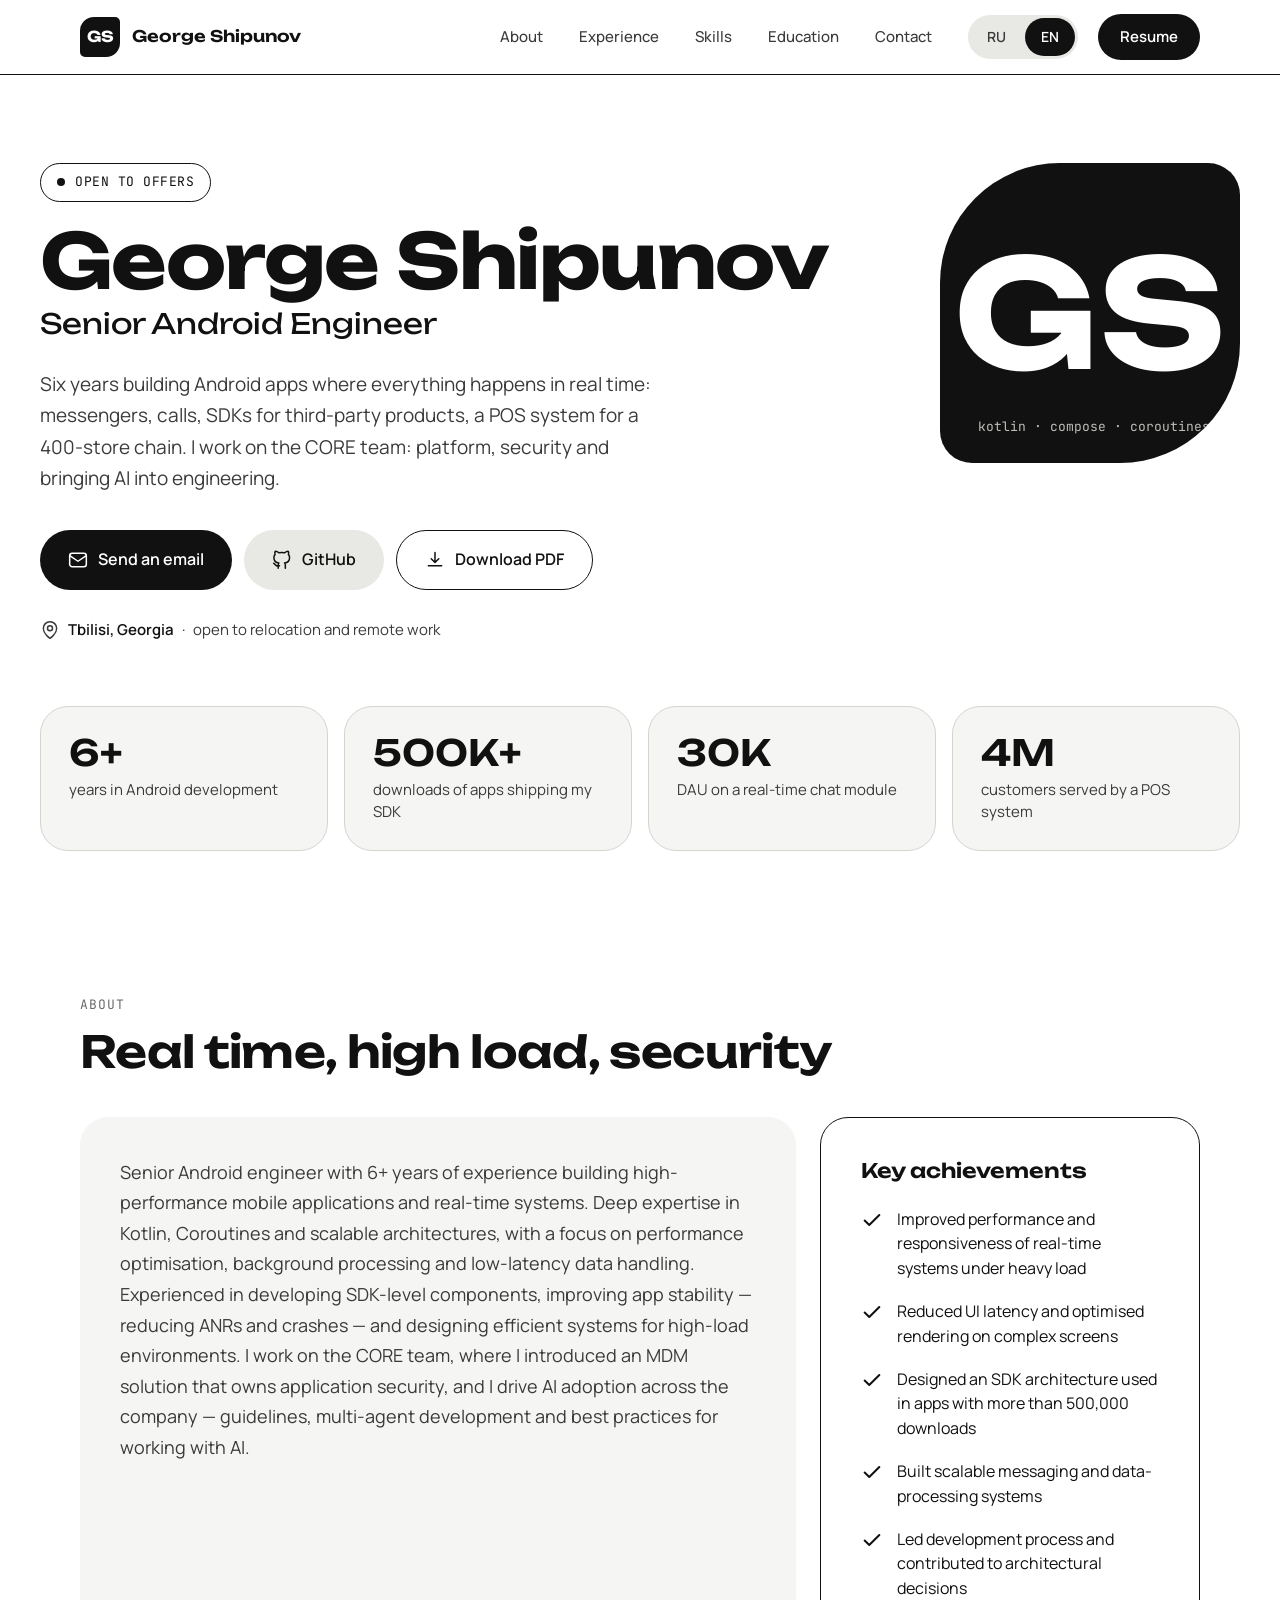
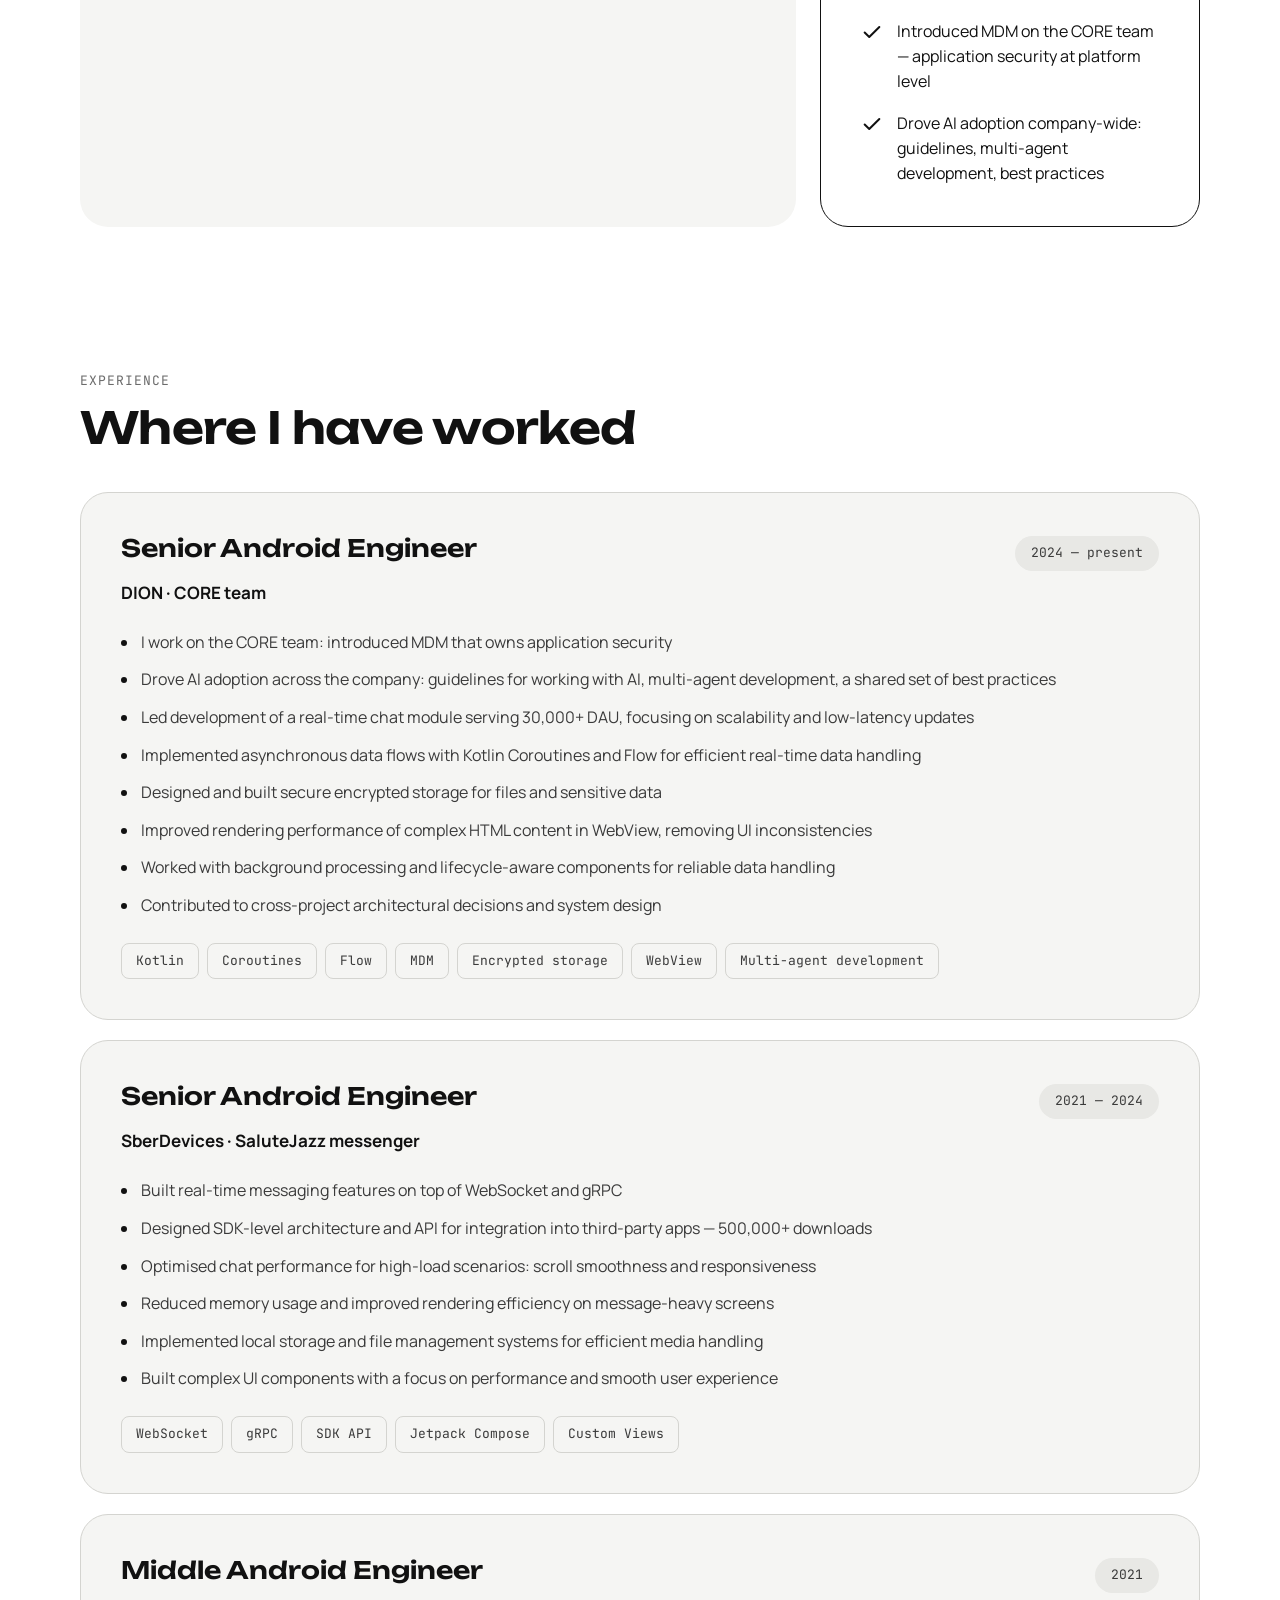
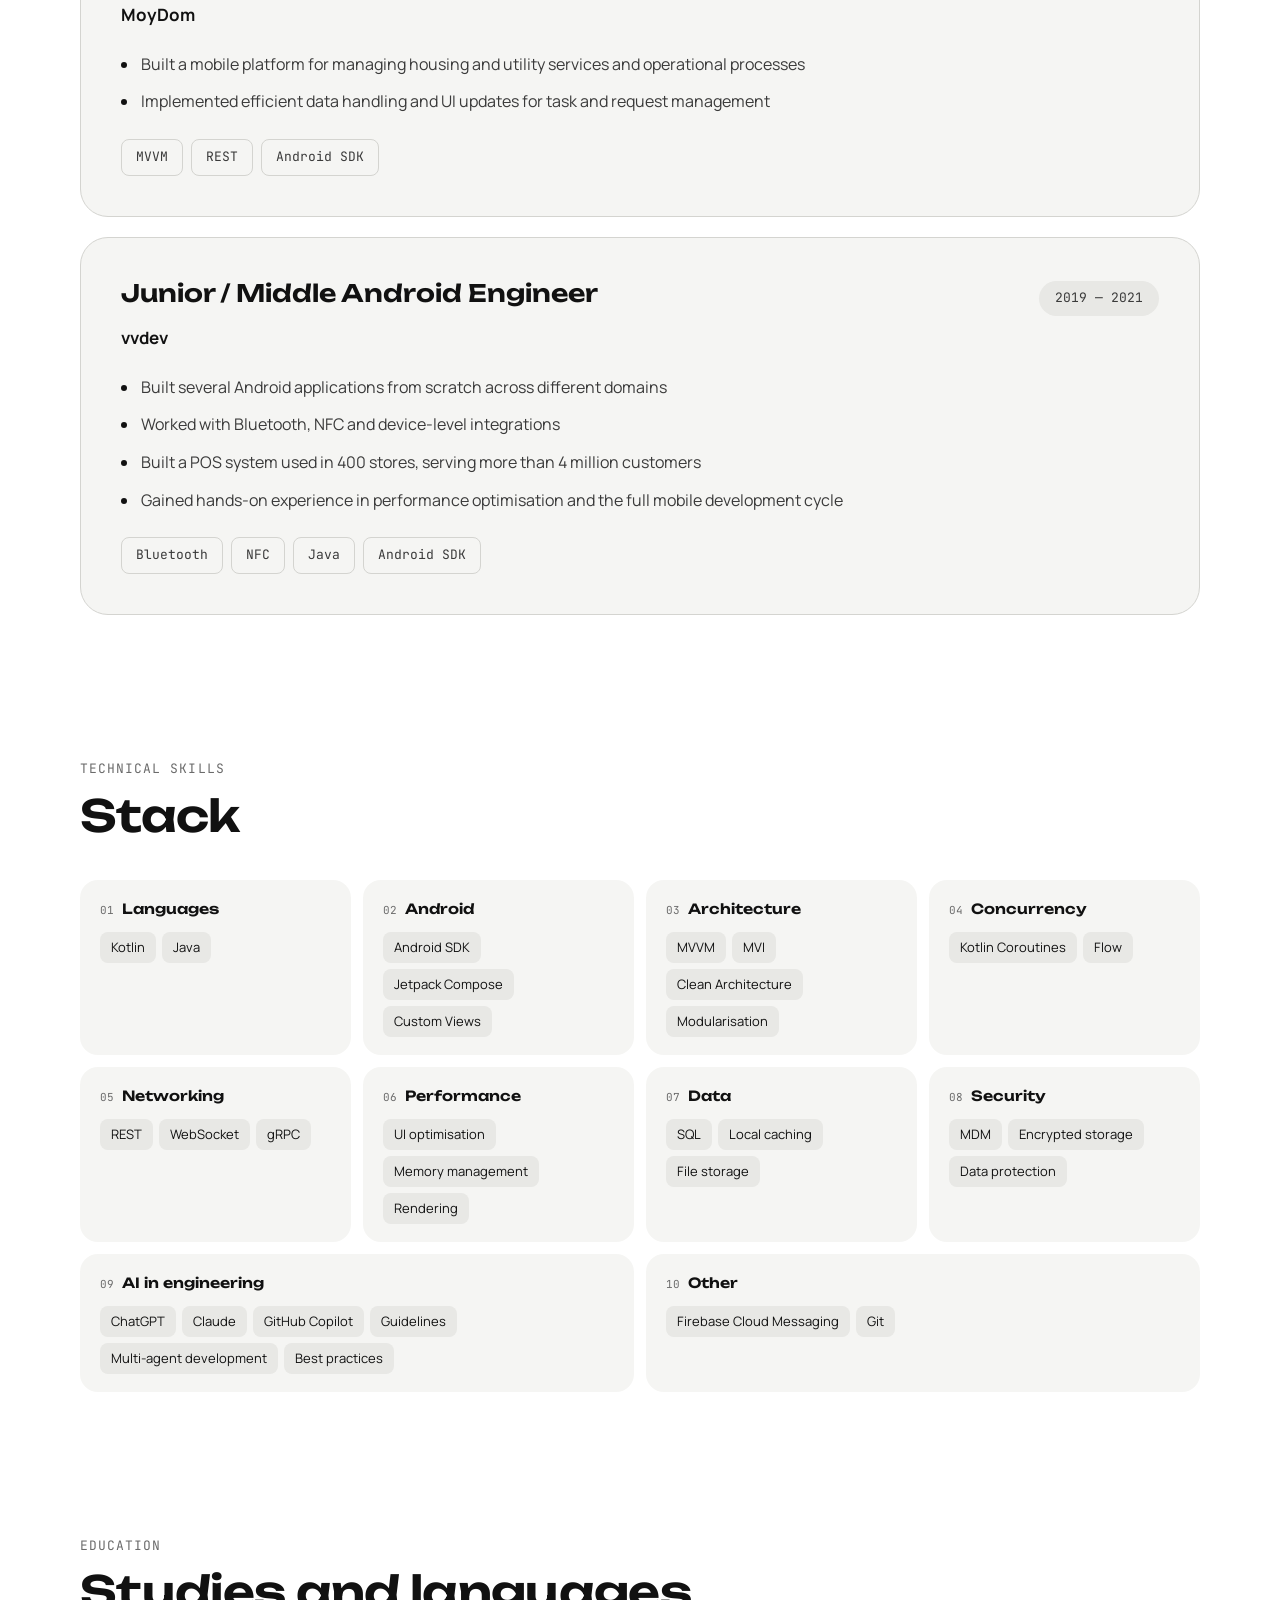
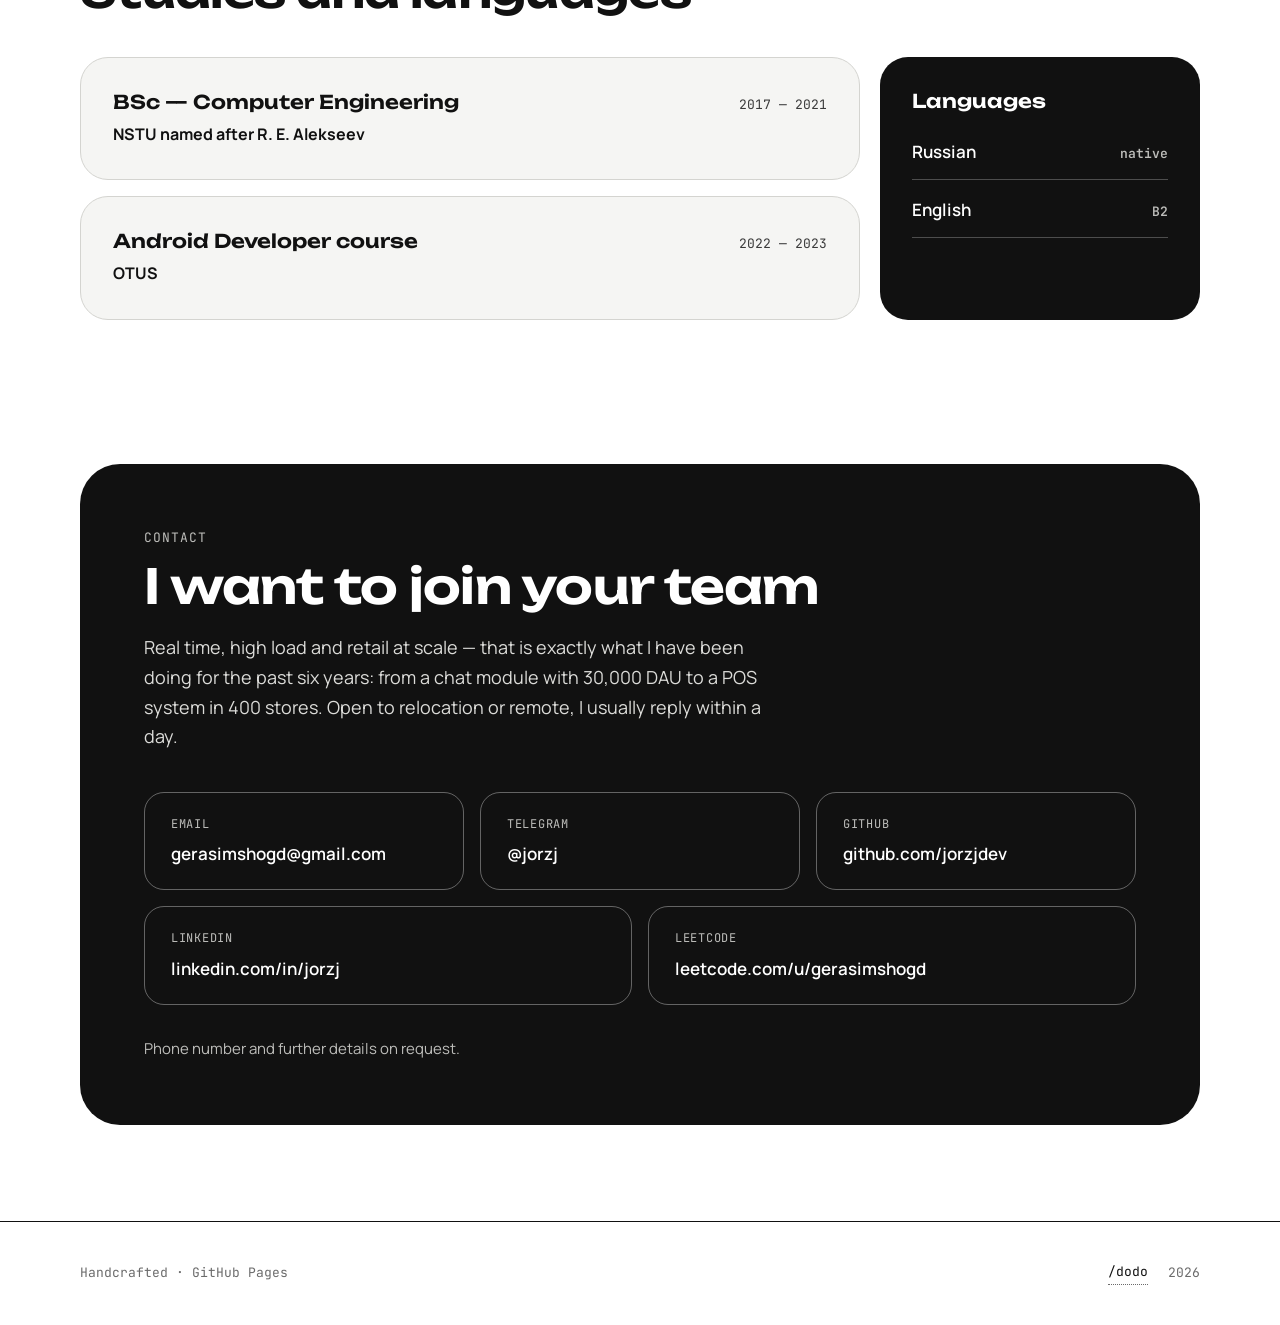
<file: index.html>
<!doctype html>
<html lang="ru">
<head>
<meta charset="utf-8">
<meta name="viewport" content="width=device-width, initial-scale=1">
<title>Георгий Шипунов — Senior Android-разработчик</title>
<meta name="description" content="Senior Android-разработчик, 6+ лет: реальное время, низкие задержки, SDK, безопасность и AI в разработке. Тбилиси, релокация и удалённая работа.">
<meta property="og:title" content="Георгий Шипунов — Senior Android-разработчик">
<meta property="og:description" content="6+ лет Android: реальное время, низкие задержки, SDK, MDM и внедрение AI в разработку.">
<meta property="og:type" content="website">
<link rel="preconnect" href="https://fonts.googleapis.com">
<link rel="preconnect" href="https://fonts.gstatic.com" crossorigin>
<link rel="stylesheet" href="https://fonts.googleapis.com/css2?family=Unbounded:wght@400;600;700&family=Manrope:wght@400;500;600;700&family=JetBrains+Mono:wght@400;500&display=swap">
<link rel="stylesheet" href="assets/styles.css">
</head>
<body>

<a class="skip" href="#top">Перейти к содержимому</a>

<header class="bar">
  <div class="bar__inner">
    <a class="brand" href="#top">
      <span class="brand__mono" aria-hidden="true" data-i18n="hero.mono">ГШ</span>
      <span class="brand__name" data-i18n="hero.name">Георгий Шипунов</span>
    </a>

    <nav class="nav" aria-label="Разделы сайта" data-i18n-aria="nav.label">
      <a href="#about" data-i18n="nav.about">Обо мне</a>
      <a href="#experience" data-i18n="nav.exp">Опыт</a>
      <a href="#skills" data-i18n="nav.skills">Навыки</a>
      <a href="#education" data-i18n="nav.edu">Образование</a>
      <a href="#contact" data-i18n="nav.contact">Контакты</a>
    </nav>

    <div class="seg" role="group" aria-label="Язык" data-i18n-aria="nav.langLabel">
      <button type="button" class="seg__btn is-on" data-lang="ru" aria-pressed="true">RU</button>
      <button type="button" class="seg__btn" data-lang="en" aria-pressed="false">EN</button>
    </div>

    <a class="btn btn--filled btn--sm bar__cv" href="assets/resume-ru.pdf" data-cv data-i18n="btn.resume">Резюме</a>

    <button type="button" class="icon-btn bar__burger" id="menuOpen" aria-label="Открыть меню" data-i18n-aria="btn.menu">
      <svg aria-hidden="true" viewBox="0 0 24 24"><path d="M4 7h16M4 12h16M4 17h16"/></svg>
    </button>
  </div>
</header>

<dialog class="sheet" id="menu" aria-label="Меню" data-i18n-aria="nav.menuLabel">
  <div class="sheet__grip" aria-hidden="true"></div>
  <nav class="sheet__nav" aria-label="Разделы" data-i18n-aria="nav.label">
    <a href="#about"><span aria-hidden="true">01</span><span data-i18n="nav.about">Обо мне</span></a>
    <a href="#experience"><span aria-hidden="true">02</span><span data-i18n="nav.exp">Опыт</span></a>
    <a href="#skills"><span aria-hidden="true">03</span><span data-i18n="nav.skills">Навыки</span></a>
    <a href="#education"><span aria-hidden="true">04</span><span data-i18n="nav.edu">Образование</span></a>
    <a href="#contact"><span aria-hidden="true">05</span><span data-i18n="nav.contact">Контакты</span></a>
  </nav>
  <a class="btn btn--tonal sheet__egg" href="dodo/"><span aria-hidden="true">++</span> /dodo</a>
  <button type="button" class="btn btn--outlined sheet__close" id="menuClose" data-i18n="btn.close">Закрыть</button>
</dialog>

<main id="top">

  <!-- ===== hero ===== -->
  <section class="hero wrap">
    <div class="hero__grid">
      <div class="hero__copy">
        <p class="pill"><span class="pill__dot" aria-hidden="true"></span><span data-i18n="hero.status">открыт к предложениям</span></p>
        <h1 class="display" data-i18n="hero.name">Георгий Шипунов</h1>
        <p class="hero__role" data-i18n="hero.role">Senior Android-разработчик</p>
        <p class="lead" data-i18n="hero.lead">Шесть лет делаю Android-приложения, где всё происходит в реальном времени: мессенджеры, звонки, SDK для сторонних продуктов, касса для сети из 400 магазинов. Работаю в CORE-команде: платформа, безопасность и внедрение AI в разработку.</p>

        <div class="hero__cta">
          <a class="btn btn--filled" href="mailto:gerasimshogd@gmail.com">
            <svg class="i" aria-hidden="true" viewBox="0 0 24 24"><rect x="2" y="4" width="20" height="16" rx="3"/><path d="M2.5 7l9.5 6.5L21.5 7"/></svg>
            <span data-i18n="btn.write">Написать на почту</span>
          </a>
          <a class="btn btn--tonal" href="https://github.com/jorzjdev" rel="noopener">
            <svg class="i" aria-hidden="true" viewBox="0 0 24 24"><path d="M9 19c-5 1.5-5-2.5-7-3m14 6v-3.9a3.4 3.4 0 0 0-.9-2.6c3-.3 6-1.5 6-6.6a5.2 5.2 0 0 0-1.4-3.6 4.8 4.8 0 0 0-.1-3.6s-1.5-.5-4.6 1.7a12.3 12.3 0 0 0-6.6 0C5.3 1.2 3.8 1.7 3.8 1.7a4.8 4.8 0 0 0-.1 3.6A5.2 5.2 0 0 0 2.3 8.9c0 5.1 3 6.3 6 6.6a3.4 3.4 0 0 0-.9 2.6V22"/></svg>
            GitHub
          </a>
          <a class="btn btn--outlined" href="assets/resume-ru.pdf" data-cv>
            <svg class="i" aria-hidden="true" viewBox="0 0 24 24"><path d="M12 3v12m0 0l-4.5-4.5M12 15l4.5-4.5M4 19h16"/></svg>
            <span data-i18n="btn.pdf">Скачать PDF</span>
          </a>
        </div>

        <p class="hero__place">
          <svg class="i" aria-hidden="true" viewBox="0 0 24 24"><path d="M12 22s8-5.4 8-12a8 8 0 1 0-16 0c0 6.6 8 12 8 12z"/><circle cx="12" cy="10" r="3"/></svg>
          <strong data-i18n="hero.place">Тбилиси, Грузия</strong>
          <span aria-hidden="true">·</span>
          <span data-i18n="hero.avail">готов к релокации и удалённой работе</span>
        </p>
      </div>

      <div class="blob" aria-hidden="true">
        <span class="blob__mono" data-i18n="hero.mono">ГШ</span>
        <span class="blob__tag">kotlin · compose · coroutines</span>
      </div>
    </div>

    <ul class="metrics">
      <li class="card"><p class="metrics__v" data-i18n="m1.v">6+</p><p class="metrics__l" data-i18n="m1.l">лет в Android-разработке</p></li>
      <li class="card"><p class="metrics__v" data-i18n="m2.v">500K+</p><p class="metrics__l" data-i18n="m2.l">загрузок у приложений с моим SDK</p></li>
      <li class="card"><p class="metrics__v" data-i18n="m3.v">30K</p><p class="metrics__l" data-i18n="m3.l">DAU в чате реального времени</p></li>
      <li class="card"><p class="metrics__v" data-i18n="m4.v">4 млн</p><p class="metrics__l" data-i18n="m4.l">клиентов кассовой системы</p></li>
    </ul>
  </section>

  <!-- ===== about ===== -->
  <section class="wrap sec" id="about">
    <p class="kicker" data-i18n="about.kicker">обо мне</p>
    <h2 class="headline" data-i18n="about.title">Реальное время, высокая нагрузка, безопасность</h2>

    <div class="about">
      <div class="panel">
        <p class="about__text" data-i18n="about.text">Senior Android-разработчик с опытом более 6 лет в создании высокопроизводительных мобильных приложений и систем реального времени. Глубокая экспертиза в Kotlin, Coroutines и масштабируемых архитектурах с фокусом на оптимизацию производительности, фоновую обработку и работу с данными при низких задержках. Есть опыт разработки компонентов уровня SDK, повышения стабильности приложений — снижения ANR и крашей — и проектирования эффективных систем для высоконагруженных сред. Работаю в CORE-команде: внедрил MDM, отвечающий за безопасность приложения, и занимаюсь внедрением AI в компании — гайдлайны, мультиагентная разработка и best practices по работе с ИИ.</p>
      </div>

      <div class="panel panel--accent">
        <h3 class="title" data-i18n="about.ach">Ключевые достижения</h3>
        <ul class="ticks">
          <li><svg class="tick" aria-hidden="true" viewBox="0 0 24 24"><path d="M4 12.5l5 5L20 6.5"/></svg><span data-i18n="ach1">Повысил производительность и отзывчивость систем реального времени под высокой нагрузкой</span></li>
          <li><svg class="tick" aria-hidden="true" viewBox="0 0 24 24"><path d="M4 12.5l5 5L20 6.5"/></svg><span data-i18n="ach2">Снизил задержки интерфейса и оптимизировал рендеринг на сложных экранах</span></li>
          <li><svg class="tick" aria-hidden="true" viewBox="0 0 24 24"><path d="M4 12.5l5 5L20 6.5"/></svg><span data-i18n="ach3">Спроектировал архитектуру SDK, используемую в приложениях с более чем 500 000 загрузок</span></li>
          <li><svg class="tick" aria-hidden="true" viewBox="0 0 24 24"><path d="M4 12.5l5 5L20 6.5"/></svg><span data-i18n="ach4">Построил масштабируемые системы обмена сообщениями и обработки данных</span></li>
          <li><svg class="tick" aria-hidden="true" viewBox="0 0 24 24"><path d="M4 12.5l5 5L20 6.5"/></svg><span data-i18n="ach5">Руководил процессом разработки и участвовал в принятии архитектурных решений</span></li>
          <li><svg class="tick" aria-hidden="true" viewBox="0 0 24 24"><path d="M4 12.5l5 5L20 6.5"/></svg><span data-i18n="ach6">Внедрил MDM в CORE-команде — безопасность приложения на уровне платформы</span></li>
          <li><svg class="tick" aria-hidden="true" viewBox="0 0 24 24"><path d="M4 12.5l5 5L20 6.5"/></svg><span data-i18n="ach7">Внедрил AI в процессы компании: гайдлайны, мультиагентная разработка, best practices</span></li>
        </ul>
      </div>
    </div>
  </section>

  <!-- ===== experience ===== -->
  <section class="wrap sec" id="experience">
    <p class="kicker" data-i18n="exp.kicker">опыт работы</p>
    <h2 class="headline" data-i18n="exp.title">Где и что я делал</h2>

    <div class="jobs">

      <article class="card job">
        <div class="job__head">
          <h3 class="title" data-i18n="j1.role">Senior Android-разработчик</h3>
          <span class="chip chip--period" data-i18n="j1.period">2024 — наст. время</span>
        </div>
        <p class="job__co" data-i18n="j1.co">DION · CORE-команда</p>
        <ul class="bullets">
          <li data-i18n="j1.b1">Работаю в CORE-команде: внедрил MDM, отвечающий за безопасность приложения</li>
          <li data-i18n="j1.b2">Внедрял AI в компании: гайдлайны по работе с ИИ, мультиагентная разработка, свод best practices для команд</li>
          <li data-i18n="j1.b3">Руководил разработкой модуля чата реального времени с аудиторией более 30 000 DAU, уделяя особое внимание масштабируемости и обновлениям с низкой задержкой</li>
          <li data-i18n="j1.b4">Реализовал асинхронные потоки данных на Kotlin Coroutines и Flow для эффективной обработки данных в реальном времени</li>
          <li data-i18n="j1.b5">Спроектировал и разработал безопасное шифрованное хранилище для файлов и конфиденциальных данных</li>
          <li data-i18n="j1.b6">Улучшил производительность рендеринга сложного HTML-контента в WebView, устранив несоответствия в интерфейсе</li>
          <li data-i18n="j1.b7">Работал с фоновой обработкой и lifecycle-aware компонентами для стабильной работы с данными</li>
          <li data-i18n="j1.b8">Участвовал в межпроектных архитектурных решениях и проектировании систем</li>
        </ul>
        <ul class="tags">
          <li>Kotlin</li><li>Coroutines</li><li>Flow</li><li>MDM</li>
          <li data-i18n="tag.encstore">Шифрованное хранилище</li><li>WebView</li>
          <li data-i18n="tag.multiagent">Мультиагентная разработка</li>
        </ul>
      </article>

      <article class="card job">
        <div class="job__head">
          <h3 class="title" data-i18n="j2.role">Senior Android-разработчик</h3>
          <span class="chip chip--period">2021 — 2024</span>
        </div>
        <p class="job__co" data-i18n="j2.co">SberDevices · мессенджер SaluteJazz</p>
        <ul class="bullets">
          <li data-i18n="j2.b1">Разработал функции обмена сообщениями в реальном времени на WebSocket и gRPC</li>
          <li data-i18n="j2.b2">Спроектировал архитектуру и API уровня SDK для интеграции в сторонние приложения — более 500 000 загрузок</li>
          <li data-i18n="j2.b3">Оптимизировал производительность чата для высоконагруженных сценариев: плавность прокрутки и отзывчивость</li>
          <li data-i18n="j2.b4">Снизил потребление памяти и повысил эффективность рендеринга на экранах с большим количеством сообщений</li>
          <li data-i18n="j2.b5">Реализовал системы локального хранения и управления файлами для эффективной работы с медиа</li>
          <li data-i18n="j2.b6">Разработал сложные UI-компоненты с акцентом на производительность и плавный пользовательский опыт</li>
        </ul>
        <ul class="tags">
          <li>WebSocket</li><li>gRPC</li><li>SDK API</li><li>Jetpack Compose</li><li>Custom Views</li>
        </ul>
      </article>

      <article class="card job">
        <div class="job__head">
          <h3 class="title" data-i18n="j3.role">Middle Android-разработчик</h3>
          <span class="chip chip--period">2021</span>
        </div>
        <p class="job__co" data-i18n="j3.co">МойДом</p>
        <ul class="bullets">
          <li data-i18n="j3.b1">Разработал мобильную платформу для управления жилищно-коммунальными услугами и операционными процессами</li>
          <li data-i18n="j3.b2">Реализовал эффективную работу с данными и обновление интерфейса для управления задачами и заявками</li>
        </ul>
        <ul class="tags"><li>MVVM</li><li>REST</li><li>Android SDK</li></ul>
      </article>

      <article class="card job">
        <div class="job__head">
          <h3 class="title" data-i18n="j4.role">Junior / Middle Android-разработчик</h3>
          <span class="chip chip--period">2019 — 2021</span>
        </div>
        <p class="job__co">vvdev</p>
        <ul class="bullets">
          <li data-i18n="j4.b1">Разработал несколько Android-приложений с нуля в разных предметных областях</li>
          <li data-i18n="j4.b2">Работал с Bluetooth, NFC и интеграциями на уровне устройств</li>
          <li data-i18n="j4.b3">Построил кассовую систему, используемую в 400 магазинах и обслуживающую более 4 млн клиентов</li>
          <li data-i18n="j4.b4">Получил опыт оптимизации производительности и полного цикла мобильной разработки</li>
        </ul>
        <ul class="tags"><li>Bluetooth</li><li>NFC</li><li>Java</li><li>Android SDK</li></ul>
      </article>

    </div>
  </section>

  <!-- ===== skills ===== -->
  <section class="wrap sec" id="skills">
    <p class="kicker" data-i18n="skills.kicker">технические навыки</p>
    <h2 class="headline" data-i18n="skills.title">Стек</h2>

    <div class="stack">
      <div class="stack__g">
        <h3><span aria-hidden="true">01</span><span data-i18n="g1">Языки</span></h3>
        <ul><li>Kotlin</li><li>Java</li></ul>
      </div>
      <div class="stack__g">
        <h3><span aria-hidden="true">02</span><span data-i18n="g2">Android</span></h3>
        <ul><li>Android SDK</li><li>Jetpack Compose</li><li>Custom Views</li></ul>
      </div>
      <div class="stack__g">
        <h3><span aria-hidden="true">03</span><span data-i18n="g3">Архитектура</span></h3>
        <ul><li>MVVM</li><li>MVI</li><li>Clean Architecture</li><li data-i18n="s.modular">Модуляризация</li></ul>
      </div>
      <div class="stack__g">
        <h3><span aria-hidden="true">04</span><span data-i18n="g4">Многопоточность</span></h3>
        <ul><li>Kotlin Coroutines</li><li>Flow</li></ul>
      </div>
      <div class="stack__g">
        <h3><span aria-hidden="true">05</span><span data-i18n="g5">Сеть</span></h3>
        <ul><li>REST</li><li>WebSocket</li><li>gRPC</li></ul>
      </div>
      <div class="stack__g">
        <h3><span aria-hidden="true">06</span><span data-i18n="g6">Производительность</span></h3>
        <ul><li data-i18n="s.ui">Оптимизация UI</li><li data-i18n="s.mem">Управление памятью</li><li data-i18n="s.render">Рендеринг</li></ul>
      </div>
      <div class="stack__g">
        <h3><span aria-hidden="true">07</span><span data-i18n="g7">Данные</span></h3>
        <ul><li>SQL</li><li data-i18n="s.cache">Локальное кэширование</li><li data-i18n="s.files">Файловое хранение</li></ul>
      </div>
      <div class="stack__g">
        <h3><span aria-hidden="true">08</span><span data-i18n="g8">Безопасность</span></h3>
        <ul><li>MDM</li><li data-i18n="tag.encstore">Шифрованное хранилище</li><li data-i18n="s.dataprot">Защита данных</li></ul>
      </div>
      <div class="stack__g">
        <h3><span aria-hidden="true">09</span><span data-i18n="g9">AI в разработке</span></h3>
        <ul><li>ChatGPT</li><li>Claude</li><li>GitHub Copilot</li><li data-i18n="s.guides">Гайдлайны</li><li data-i18n="tag.multiagent">Мультиагентная разработка</li><li>Best practices</li></ul>
      </div>
      <div class="stack__g">
        <h3><span aria-hidden="true">10</span><span data-i18n="g10">Прочее</span></h3>
        <ul><li>Firebase Cloud Messaging</li><li>Git</li></ul>
      </div>
    </div>
  </section>

  <!-- ===== education ===== -->
  <section class="wrap sec" id="education">
    <p class="kicker" data-i18n="edu.kicker">образование</p>
    <h2 class="headline" data-i18n="edu.title">Учёба и языки</h2>

    <div class="edu">
      <div class="edu__list">
        <article class="card edu__item">
          <div class="edu__head">
            <h3 class="title title--s" data-i18n="e1.t">Бакалавр — «Вычислительная техника»</h3>
            <span class="mono-s">2017 — 2021</span>
          </div>
          <p class="edu__place" data-i18n="e1.p">НГТУ им. Р. Е. Алексеева</p>
        </article>
        <article class="card edu__item">
          <div class="edu__head">
            <h3 class="title title--s" data-i18n="e2.t">Курс «Android-разработчик»</h3>
            <span class="mono-s">2022 — 2023</span>
          </div>
          <p class="edu__place">OTUS</p>
        </article>
      </div>

      <div class="panel panel--cool">
        <h3 class="title title--s" data-i18n="edu.langs">Языки</h3>
        <ul class="langs">
          <li><span data-i18n="l1.n">Русский</span><span class="mono-s" data-i18n="l1.v">родной</span></li>
          <li><span data-i18n="l2.n">Английский</span><span class="mono-s">B2</span></li>
        </ul>
      </div>
    </div>
  </section>

  <!-- ===== contact ===== -->
  <section class="wrap sec sec--last" id="contact">
    <div class="contact">
      <p class="kicker kicker--on" data-i18n="contact.kicker">контакты</p>
      <h2 class="headline headline--on" data-i18n="contact.title">Хочу к вам в команду</h2>
      <p class="contact__text" data-i18n="contact.text">Реальное время, высокая нагрузка и розница в масштабе — это ровно то, чем я занимался последние шесть лет: от чата на 30 000 DAU до кассы в 400 магазинах. Готов к релокации или удалённой работе, отвечаю в течение дня.</p>

      <ul class="links">
        <li><a href="mailto:gerasimshogd@gmail.com"><span class="links__k">Email</span><span class="links__v">gerasimshogd@gmail.com</span></a></li>
        <li><a href="https://t.me/jorzj" rel="noopener"><span class="links__k">Telegram</span><span class="links__v">@jorzj</span></a></li>
        <li><a href="https://github.com/jorzjdev" rel="noopener"><span class="links__k">GitHub</span><span class="links__v">github.com/jorzjdev</span></a></li>
        <li><a href="https://www.linkedin.com/in/jorzj/" rel="noopener"><span class="links__k">LinkedIn</span><span class="links__v">linkedin.com/in/jorzj</span></a></li>
        <li><a href="https://leetcode.com/u/gerasimshogd/" rel="noopener"><span class="links__k">LeetCode</span><span class="links__v">leetcode.com/u/gerasimshogd</span></a></li>
      </ul>

      <p class="contact__note" data-i18n="contact.note">Телефон и дополнительные детали — по запросу в переписке.</p>
    </div>
  </section>

</main>

<footer class="foot">
  <div class="foot__inner">
    <p class="mono-s" data-i18n="foot.built">Собрано вручную · GitHub Pages</p>
    <p class="foot__right">
      <a class="foot__egg" href="dodo/">/dodo</a>
      <span class="mono-s">2026</span>
    </p>
  </div>
</footer>

<script src="assets/i18n.js"></script>
<script src="assets/app.js"></script>
</body>
</html>
</file>
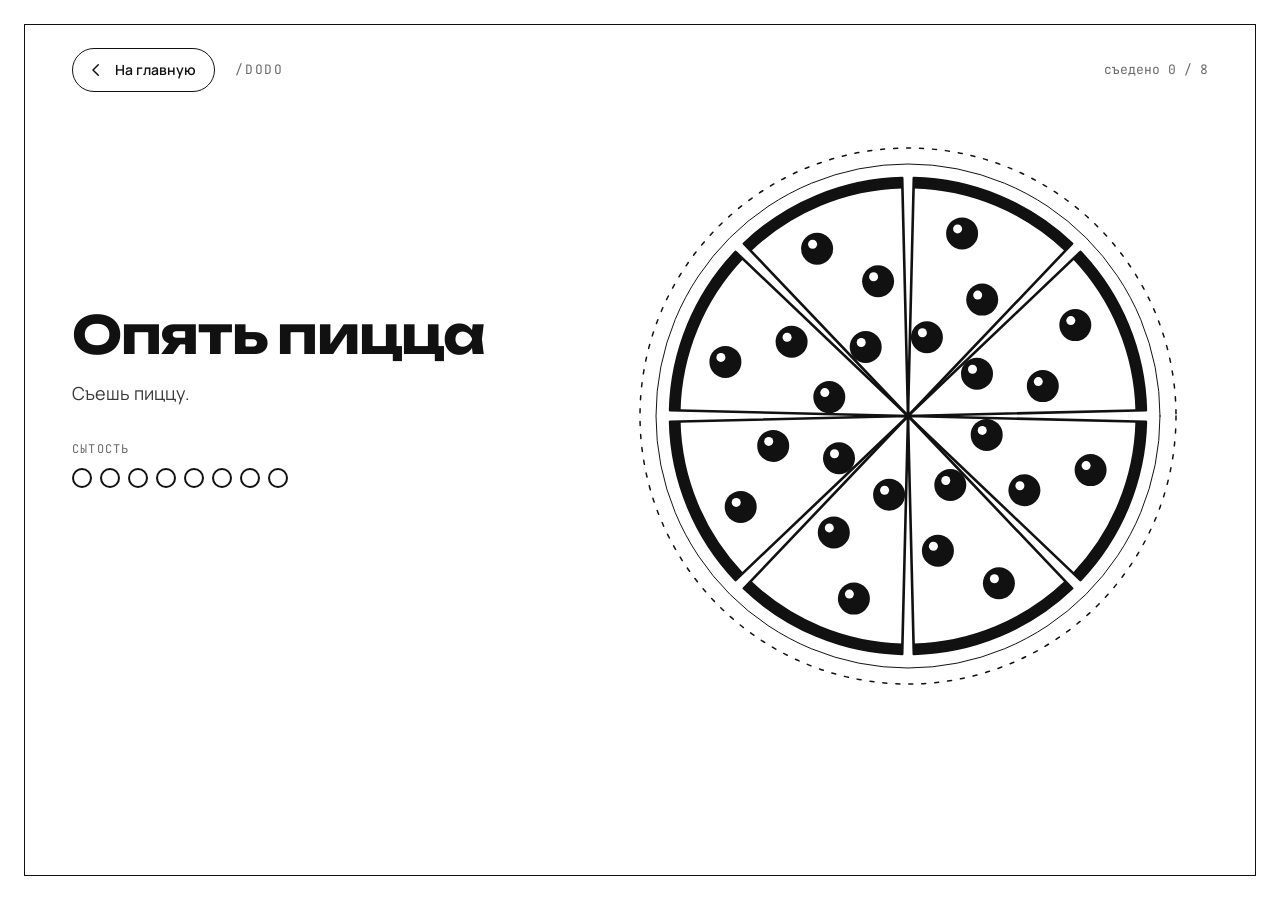
<file: dodo/index.html>
<!doctype html>
<html lang="ru">
<head>
<meta charset="utf-8">
<meta name="viewport" content="width=device-width, initial-scale=1">
<title>/dodo — съешь пиццу</title>
<meta name="description" content="Съешь пиццу из восьми кусков и возьми салфетку.">
<meta name="robots" content="noindex">
<link rel="preconnect" href="https://fonts.googleapis.com">
<link rel="preconnect" href="https://fonts.gstatic.com" crossorigin>
<link rel="stylesheet" href="https://fonts.googleapis.com/css2?family=Unbounded:wght@400;600;700&family=Manrope:wght@400;500;600;700&family=JetBrains+Mono:wght@400;500&family=Caveat:wght@500;700&display=swap">
<link rel="stylesheet" href="../assets/dodo.css">
</head>
<body>

<div class="frame" aria-hidden="true"></div>

<header class="top">
  <a class="back" href="../">
    <svg aria-hidden="true" viewBox="0 0 24 24"><path d="M15 5l-7 7 7 7"/></svg>
    На главную
  </a>
  <p class="slug">/dodo</p>
  <p class="count" id="count">съедено 0 / 8</p>
</header>

<main class="stage">

  <div class="copy">
    <h1 id="head">Опять пицца</h1>
    <p class="sub" id="sub">Съешь пиццу.</p>

    <p class="lbl">сытость</p>
    <ul class="pips" id="pips" aria-label="съедено 0 / 8"></ul>

    <button type="button" class="take" id="take" hidden>
      <svg aria-hidden="true" viewBox="0 0 24 24"><path d="M4 6h16v9a3 3 0 0 1-3 3H7a3 3 0 0 1-3-3V6z"/><path d="M8 6V4m4 2V4m4 2V4M4 11h16"/></svg>
      Возьми салфетку
    </button>
  </div>

  <div class="pizza" id="pizza">
    <svg id="art" viewBox="0 0 600 600" aria-hidden="true">
      <defs id="defs"></defs>
      <circle cx="300" cy="300" r="268" class="plate-dash"/>
      <circle cx="300" cy="300" r="252" class="plate-line"/>
      <g id="crumbs"></g>
      <g id="slices"></g>
    </svg>
    <div class="hits" id="hits"></div>
  </div>

</main>

<div class="veil" id="veil" hidden>
  <div class="napkin" role="dialog" aria-label="Салфетка" aria-modal="true">
    <div class="napkin__paper" aria-hidden="true"></div>
    <div class="napkin__inner" aria-hidden="true"></div>
    <div class="napkin__text">
      <p class="napkin__big">Хочу к вам<br>в команду</p>
      <p class="napkin__sign">— Георгий, Android</p>
    </div>
  </div>

  <div class="after">
    <p class="lbl" id="tick" aria-live="polite">переход на сайт через 3</p>
    <a class="go" href="../" id="go">
      Перейти на сайт
      <svg aria-hidden="true" viewBox="0 0 24 24"><path d="M5 12h13m0 0l-6-6m6 6l-6 6"/></svg>
    </a>
    <button type="button" class="again" id="again">Ещё пиццу</button>
  </div>
</div>

<script src="../assets/dodo.js"></script>
</body>
</html>
</file>
<file: assets/styles.css>
/* Чёрно-белая схема. Цвета нет совсем, поэтому иерархию держат
   размер, вес, границы-волосинки и сплошные чёрные плашки. */
:root {
  --paper: #FFFFFF;
  --paper-2: #F5F5F3;
  --paper-3: #EFEFED;
  --paper-4: #E8E8E5;
  --ink: #111111;
  --ink-strong: #000000;
  --ink-2: #3A3A3A;
  --ink-3: #6B6B6B;
  --ink-4: #BDBDBA;
  --line: #D4D4D0;

  --display: 'Unbounded', system-ui, sans-serif;
  --body: 'Manrope', system-ui, sans-serif;
  --mono: 'JetBrains Mono', ui-monospace, monospace;

  --wrap: 1200px;
  --pad: 40px;
}

*, *::before, *::after { box-sizing: border-box; }

html { scroll-behavior: smooth; scroll-padding-top: 88px; }
@media (prefers-reduced-motion: reduce) { html { scroll-behavior: auto; } }

body {
  margin: 0;
  background: var(--paper);
  color: var(--ink);
  font-family: var(--body);
  font-size: 16px;
  line-height: 1.6;
  -webkit-font-smoothing: antialiased;
}

a { color: var(--ink); }
a:hover { color: var(--ink-strong); }
::selection { background: var(--ink); color: var(--paper); }

:focus-visible { outline: 3px solid var(--ink); outline-offset: 3px; border-radius: 4px; }

.skip {
  position: absolute; left: -9999px; top: 8px; z-index: 100;
  padding: 12px 20px; border-radius: 999px;
  background: var(--ink); color: var(--paper);
  text-decoration: none; font-weight: 600;
}
.skip:focus { left: 16px; color: var(--paper); }

.wrap { max-width: var(--wrap); margin: 0 auto; padding-inline: var(--pad); }

/* ---------- icons ---------- */
svg.i, svg.tick, .icon-btn svg {
  fill: none; stroke: currentColor; stroke-width: 1.8;
  stroke-linecap: round; stroke-linejoin: round;
  width: 20px; height: 20px; flex: none;
}
.icon-btn svg { stroke-width: 2; width: 22px; height: 22px; }
svg.tick { stroke: var(--ink); stroke-width: 2.2; width: 22px; height: 22px; margin-top: 2px; }

/* ---------- top bar ---------- */
.bar {
  position: sticky; top: 0; z-index: 20;
  background: color-mix(in srgb, var(--paper) 88%, transparent);
  backdrop-filter: blur(16px);
  border-bottom: 1px solid var(--ink);
}
@supports not (background: color-mix(in srgb, red, blue)) {
  .bar { background: var(--paper); }
}
.bar__inner {
  max-width: var(--wrap); margin: 0 auto;
  padding: 14px var(--pad);
  display: flex; align-items: center; gap: 20px; flex-wrap: wrap;
}
.brand {
  display: flex; align-items: center; gap: 12px;
  margin-right: auto; text-decoration: none; color: var(--ink);
}
.brand__mono {
  width: 40px; height: 40px; flex: none;
  display: grid; place-items: center;
  background: var(--ink); color: var(--paper);
  border-radius: 14px 5px 14px 5px;
  font-family: var(--display); font-size: 15px; font-weight: 700;
}
.brand__name { font-family: var(--display); font-size: 16px; font-weight: 600; }

.nav { display: flex; gap: 4px; flex-wrap: wrap; }
.nav a {
  padding: 10px 16px; border-radius: 999px;
  color: var(--ink-2); text-decoration: none;
  font-size: 15px; font-weight: 500;
}
.nav a:hover { background: var(--paper-4); color: var(--ink); }

.seg { display: flex; gap: 3px; padding: 3px; background: var(--paper-4); border-radius: 999px; }
.seg__btn {
  padding: 8px 16px; border: 0; border-radius: 999px;
  background: transparent; color: var(--ink-2);
  font: inherit; font-size: 14px; font-weight: 600; cursor: pointer;
}
.seg__btn.is-on { background: var(--ink); color: var(--paper); }

.icon-btn {
  width: 44px; height: 44px; display: none; place-items: center;
  border: 1px solid var(--ink); border-radius: 999px;
  background: transparent; color: var(--ink);
  cursor: pointer;
}
.icon-btn:hover { background: var(--ink); color: var(--paper); }

/* ---------- buttons ---------- */
.btn {
  display: inline-flex; align-items: center; justify-content: center; gap: 10px;
  padding: 16px 28px; min-height: 48px;
  border: 0; border-radius: 999px;
  font-family: inherit; font-size: 16px; font-weight: 600;
  text-decoration: none; cursor: pointer;
}
.btn--sm { padding: 11px 22px; min-height: 42px; font-size: 15px; }
.btn--filled { background: var(--ink); color: var(--paper); }
.btn--filled:hover { background: var(--ink-strong); color: var(--paper); }
.btn--tonal { background: var(--paper-4); color: var(--ink); }
.btn--tonal:hover { background: var(--ink); color: var(--paper); }
.btn--outlined { background: transparent; color: var(--ink); border: 1px solid var(--ink); }
.btn--outlined:hover { background: var(--ink); color: var(--paper); }

/* ---------- mobile sheet ---------- */
.sheet {
  width: 100%; max-width: 100%;
  margin: auto auto 0; padding: 12px 20px 28px;
  border: 0; border-top: 1px solid var(--ink); border-radius: 28px 28px 0 0;
  background: var(--paper); color: var(--ink);
}
.sheet::backdrop { background: rgba(17, 17, 17, 0.45); }
.sheet__grip { width: 32px; height: 4px; margin: 0 auto 20px; background: var(--line); border-radius: 999px; }
.sheet__nav { display: flex; flex-direction: column; gap: 4px; }
.sheet__nav a {
  display: flex; align-items: center; gap: 14px;
  padding: 16px 18px; border-radius: 999px;
  color: var(--ink); text-decoration: none; font-size: 17px; font-weight: 500;
}
.sheet__nav a:hover { background: var(--paper-4); }
.sheet__nav a span:first-child { width: 28px; font-family: var(--mono); font-size: 12px; color: var(--ink-3); }
.sheet__egg { width: 100%; margin-top: 12px; }
.sheet__egg span { font-family: var(--mono); font-size: 12px; }
.sheet__close { width: 100%; margin-top: 8px; }

/* ---------- type ---------- */
.display {
  margin: 0 0 8px;
  font-family: var(--display); font-weight: 700;
  font-size: clamp(40px, 6vw, 76px); line-height: 1.02; letter-spacing: -0.02em;
}
.headline {
  margin: 0 0 40px;
  font-family: var(--display); font-weight: 600;
  font-size: clamp(30px, 3.6vw, 44px); line-height: 1.1; letter-spacing: -0.015em;
}
.headline--on { color: var(--paper); font-size: clamp(30px, 4vw, 48px); margin-bottom: 20px; }
.title { margin: 0; font-family: var(--display); font-size: 24px; font-weight: 600; line-height: 1.25; }
.title--s { font-size: 19px; line-height: 1.3; }
.lead { margin: 0 0 36px; max-width: 620px; font-size: 19px; line-height: 1.65; color: var(--ink-2); }
.kicker {
  margin: 0 0 12px;
  font-family: var(--mono); font-size: 13px; letter-spacing: 0.08em;
  text-transform: uppercase; color: var(--ink-3);
}
.kicker--on { color: var(--ink-4); }
.mono-s { font-family: var(--mono); font-size: 13px; color: var(--ink-2); white-space: nowrap; }

.sec { padding-block: 72px; }
.sec--last { padding-bottom: 96px; }

.card { background: var(--paper-2); border: 1px solid var(--line); border-radius: 28px; }
.panel { padding: 40px; background: var(--paper-2); border-radius: 28px; }

/* Достижения — белая карточка в жёсткой чёрной рамке: без цвета
   отличить её от соседней панели может только обводка. */
.panel--accent { background: var(--paper); border: 1px solid var(--ink); }

/* Языки — маленькая чёрная плашка, даёт ритм развороту */
.panel--cool { background: var(--ink); color: var(--paper); }
.panel--cool .title { color: var(--paper); }
.panel--cool .mono-s { color: var(--ink-4); }

.chip { padding: 7px 16px; border-radius: 999px; background: var(--paper-4); font-family: var(--mono); font-size: 13px; color: var(--ink-2); white-space: nowrap; }

/* ---------- hero ---------- */
.hero { padding: 88px 0 72px; }
.hero__grid { display: flex; flex-wrap: wrap; gap: 56px; align-items: flex-start; }
.hero__copy { flex: 999 1 520px; min-width: 0; }
.hero__role { margin: 0 0 28px; font-family: var(--display); font-size: clamp(20px, 2.4vw, 28px); font-weight: 400; color: var(--ink); line-height: 1.2; }
.hero__cta { display: flex; flex-wrap: wrap; gap: 12px; margin-bottom: 28px; }
.hero__place { margin: 0; display: flex; flex-wrap: wrap; align-items: center; gap: 8px; font-size: 15px; color: var(--ink-2); }
.hero__place strong { color: var(--ink); font-weight: 600; }

.pill {
  margin: 0 0 20px; display: inline-flex; align-items: center; gap: 10px;
  padding: 8px 16px; border: 1px solid var(--ink); border-radius: 999px;
  background: var(--paper); color: var(--ink);
  font-family: var(--mono); font-size: 13px; letter-spacing: 0.04em; text-transform: uppercase;
}
.pill__dot { width: 8px; height: 8px; border-radius: 50%; background: var(--ink); }

.blob {
  flex: 1 1 300px; min-width: 260px; aspect-ratio: 1;
  position: relative; display: grid; place-items: center; overflow: hidden;
  background: var(--ink); color: var(--paper);
  border-radius: 120px 32px 120px 32px;
}
.blob__mono { font-family: var(--display); font-size: clamp(90px, 13vw, 150px); font-weight: 700; line-height: 1; }
.blob__tag { position: absolute; right: 30px; bottom: 26px; font-family: var(--mono); font-size: 13px; color: var(--ink-4); }

.metrics { list-style: none; margin: 64px 0 0; padding: 0; display: flex; flex-wrap: wrap; gap: 16px; }
.metrics > li { flex: 1 1 230px; padding: 28px; }
.metrics__v { margin: 0 0 8px; font-family: var(--display); font-size: 36px; font-weight: 600; color: var(--ink); line-height: 1; }
.metrics__l { margin: 0; font-size: 15px; line-height: 1.45; color: var(--ink-2); }

/* ---------- about ---------- */
.about { display: flex; flex-wrap: wrap; gap: 24px; }
.about > .panel:first-child { flex: 999 1 460px; min-width: 0; }
.about > .panel:last-child { flex: 1 1 380px; }
.about__text { margin: 0; font-size: 18px; line-height: 1.7; color: var(--ink-2); }
.panel--accent .title { margin-bottom: 24px; font-size: 20px; }
.ticks { list-style: none; margin: 0; padding: 0; display: flex; flex-direction: column; gap: 18px; }
.ticks li { display: flex; gap: 14px; align-items: flex-start; font-size: 16px; line-height: 1.55; }

/* ---------- experience ---------- */
.jobs { display: flex; flex-direction: column; gap: 20px; }
.job { padding: 40px; }
.job__head { display: flex; flex-wrap: wrap; gap: 16px; align-items: baseline; margin-bottom: 8px; }
.job__head .title { flex: 999 1 320px; min-width: 0; }
.job__co { margin: 0 0 24px; font-size: 17px; font-weight: 700; color: var(--ink); }
.bullets { list-style: none; margin: 0 0 24px; padding: 0; display: flex; flex-direction: column; gap: 12px; }
.bullets li { position: relative; padding-left: 20px; font-size: 16px; line-height: 1.6; color: var(--ink-2); }
.bullets li::before {
  content: ''; position: absolute; left: 0; top: 10px;
  width: 6px; height: 6px; border-radius: 50%; background: var(--ink);
}
.tags { list-style: none; margin: 0; padding: 0; display: flex; flex-wrap: wrap; gap: 8px; }
.tags li { padding: 7px 14px; border: 1px solid var(--line); border-radius: 8px; font-family: var(--mono); font-size: 13px; color: var(--ink-2); }

/* ---------- skills ---------- */
.stack { display: flex; flex-wrap: wrap; gap: 12px; }
.stack__g { flex: 1 1 252px; padding: 18px 20px; background: var(--paper-2); border-radius: 18px; }
.stack__g h3 {
  margin: 0 0 12px; display: flex; align-items: baseline; gap: 8px;
  font-family: var(--display); font-size: 14px; font-weight: 600;
}
.stack__g h3 span:first-child { font-family: var(--mono); font-size: 11px; font-weight: 400; color: var(--ink-3); }
.stack__g ul { list-style: none; margin: 0; padding: 0; display: flex; flex-wrap: wrap; gap: 6px; }
.stack__g li { padding: 5px 11px; background: var(--paper-4); border-radius: 8px; font-size: 13px; }

/* ---------- education ---------- */
.edu { display: flex; flex-wrap: wrap; gap: 20px; }
.edu__list { flex: 999 1 460px; min-width: 0; display: flex; flex-direction: column; gap: 16px; }
.edu__item { padding: 32px; }
.edu__head { display: flex; flex-wrap: wrap; gap: 12px; align-items: baseline; margin-bottom: 6px; }
.edu__head .title { flex: 999 1 260px; min-width: 0; }
.edu__place { margin: 0; font-size: 16px; font-weight: 700; color: var(--ink); }
.edu > .panel--cool { flex: 1 1 320px; padding: 32px; }
.panel--cool .title { margin-bottom: 24px; }
.langs { list-style: none; margin: 0; padding: 0; display: flex; flex-direction: column; gap: 16px; }
.langs li {
  display: flex; justify-content: space-between; align-items: baseline; gap: 16px;
  padding-bottom: 14px; border-bottom: 1px solid rgba(255, 255, 255, 0.25);
  font-size: 17px; font-weight: 600;
}

/* ---------- contact ---------- */
.contact { padding: clamp(32px, 5vw, 72px); background: var(--ink); color: var(--paper); border-radius: 40px; }
.contact__text { margin: 0 0 40px; max-width: 620px; font-size: 18px; line-height: 1.65; color: #DCDCD9; }
.contact__note { margin: 0; font-size: 15px; color: var(--ink-4); }
.links { list-style: none; margin: 0 0 32px; padding: 0; display: flex; flex-wrap: wrap; gap: 16px; }
.links > li { flex: 1 1 300px; }
.links a {
  display: flex; flex-direction: column; gap: 6px;
  padding: 22px 26px; border-radius: 20px;
  background: transparent; border: 1px solid rgba(255, 255, 255, 0.35);
  color: var(--paper); text-decoration: none;
}
.links a:hover { background: var(--paper); color: var(--ink); border-color: var(--paper); }
.links a:hover .links__k { color: var(--ink-3); }
.links__k { font-family: var(--mono); font-size: 12px; letter-spacing: 0.06em; text-transform: uppercase; color: var(--ink-4); }
.links__v { font-size: 17px; font-weight: 600; overflow-wrap: anywhere; }

/* ---------- footer ---------- */
/* Подвал светлый: контактная плашка уже чёрная, две подряд слиплись бы в одну */
.foot { background: var(--paper); color: var(--ink); border-top: 1px solid var(--ink); }
.foot__inner {
  max-width: var(--wrap); margin: 0 auto; padding: 40px var(--pad);
  display: flex; flex-wrap: wrap; gap: 20px; align-items: center; justify-content: space-between;
}
.foot p { margin: 0; }
.foot .mono-s { color: var(--ink-3); }
.foot__right { display: flex; flex-wrap: wrap; gap: 20px; align-items: center; }
.foot__egg {
  font-family: var(--mono); font-size: 13px; color: var(--ink);
  text-decoration: none; border-bottom: 1px dotted var(--ink-3); padding-bottom: 2px;
}
.foot__egg:hover { color: var(--ink-strong); border-bottom-style: solid; }

/* ---------- responsive ---------- */
@media (max-width: 1080px) {
  :root { --pad: 24px; }
  .nav, .bar__cv { display: none; }
  .icon-btn { display: grid; }
  .hero { padding-top: 56px; }
  .panel, .job { padding: 28px; }
  .edu__item { padding: 24px; }
}

@media (max-width: 640px) {
  :root { --pad: 16px; }
  .hero__grid { gap: 32px; }
  .blob { border-radius: 72px 24px 72px 24px; }
  .metrics { margin-top: 40px; }
  .metrics > li { flex-basis: 150px; padding: 20px; }
  .metrics__v { font-size: 28px; }
  .sec { padding-block: 48px; }
  .headline { margin-bottom: 28px; }
  .hero__cta .btn { width: 100%; }
  .lead, .about__text { font-size: 17px; }
  .contact { border-radius: 28px; }
}

/* Шапка липкая: на узких экранах она не должна переноситься в две строки
   и съедать треть экрана — имя убираем, монограммы достаточно. */
@media (max-width: 560px) {
  .bar__inner { gap: 12px; flex-wrap: nowrap; }
  .brand__name { display: none; }
}
</file>
<file: assets/dodo.css>
/* /dodo — намеренно чёрно-белая страница, контраст к основному сайту.
   Свои цвета, токены Material здесь не используются. */
:root {
  --ink: #111111;
  --mid: #3A3A3A;
  --soft: #6B6B6B;
  --paper: #FFFFFF;
  --display: 'Unbounded', system-ui, sans-serif;
  --body: 'Manrope', system-ui, sans-serif;
  --mono: 'JetBrains Mono', ui-monospace, monospace;
}

*, *::before, *::after { box-sizing: border-box; }

/* .veil и .take задают display, поэтому встроенное правило [hidden] перебивается */
[hidden] { display: none !important; }

body {
  margin: 0; min-height: 100vh;
  background: var(--paper); color: var(--ink);
  font-family: var(--body); font-size: 16px; line-height: 1.55;
  -webkit-font-smoothing: antialiased;
}

a { color: var(--ink); }
:focus-visible { outline: 3px solid var(--ink); outline-offset: 3px; }

svg { fill: none; stroke: currentColor; stroke-width: 2; stroke-linecap: round; stroke-linejoin: round; }

.frame {
  position: fixed; inset: 24px; border: 1px solid var(--ink);
  pointer-events: none; z-index: 1;
}

/* ---------- top ---------- */
.top {
  position: relative; z-index: 2;
  display: flex; align-items: center; gap: 20px; flex-wrap: wrap;
  padding: 48px 72px 0;
}
.back {
  display: inline-flex; align-items: center; gap: 10px;
  padding: 10px 18px 10px 14px; min-height: 44px;
  border: 1px solid var(--ink); border-radius: 999px;
  text-decoration: none; font-size: 14px; font-weight: 600;
}
.back:hover { background: var(--ink); color: var(--paper); }
.back svg { width: 18px; height: 18px; }
.slug { margin: 0 auto 0 0; font-family: var(--mono); font-size: 13px; letter-spacing: 0.14em; text-transform: uppercase; color: var(--soft); }
.count { margin: 0; font-family: var(--mono); font-size: 13px; color: var(--soft); }

/* ---------- stage ---------- */
.stage {
  position: relative; z-index: 2;
  display: flex; align-items: center; gap: 48px; flex-wrap: wrap;
  padding: 24px 72px 72px;
}
.copy { flex: 1 1 360px; min-width: 0; }
.copy h1 {
  margin: 0 0 18px;
  font-family: var(--display); font-weight: 700;
  font-size: clamp(34px, 5vw, 52px); line-height: 1.02; letter-spacing: -0.025em;
}
.sub { margin: 0 0 32px; max-width: 420px; font-size: 18px; line-height: 1.6; color: var(--mid); }
.lbl { margin: 0 0 10px; font-family: var(--mono); font-size: 12px; letter-spacing: 0.1em; text-transform: uppercase; color: var(--soft); }

.pips { list-style: none; margin: 0 0 36px; padding: 0; display: flex; gap: 8px; }
.pips li { width: 20px; height: 20px; border: 2px solid var(--ink); border-radius: 50%; background: var(--paper); }
.pips li.part { background: repeating-linear-gradient(45deg, var(--ink) 0 3px, var(--paper) 3px 6px); }
.pips li.full { background: var(--ink); }

.take {
  display: inline-flex; align-items: center; gap: 12px;
  padding: 20px 32px; min-height: 48px;
  border: 0; border-radius: 999px;
  background: var(--ink); color: var(--paper);
  font-family: var(--display); font-size: 17px; font-weight: 600; cursor: pointer;
}
.take svg { width: 22px; height: 22px; stroke-width: 1.9; }
.take:hover { background: #000000; }

/* ---------- pizza ---------- */
.pizza { flex: 0 0 600px; width: 600px; max-width: 100%; position: relative; }
.pizza svg { display: block; width: 100%; height: auto; }
.plate-dash { stroke: var(--ink); stroke-width: 1.5; stroke-dasharray: 4 9; }
.plate-line { stroke: var(--ink); stroke-width: 1; }
.dough { fill: var(--paper); stroke: var(--ink); stroke-width: 2.6; }
.crust { stroke: var(--ink); stroke-width: 11; stroke-linecap: butt; }
.pep { fill: var(--ink); stroke: none; }
.pep-hi { fill: var(--paper); stroke: none; }
.crumb { fill: var(--ink); stroke: none; }
.edge { stroke: var(--ink); stroke-width: 5.2; }

.hits { position: absolute; inset: 0; }
.hits button {
  position: absolute; inset: 0; width: 100%; height: 100%;
  padding: 0; border: 0; background: transparent;
  cursor: pointer; -webkit-tap-highlight-color: transparent;
}
.hits button:hover:not(:disabled) { background: rgba(17, 17, 17, 0.06); }
.hits button:focus-visible { outline: 3px solid var(--ink); outline-offset: -8px; }
.hits button:disabled { cursor: default; pointer-events: none; }

/* ---------- napkin ---------- */
.veil {
  position: fixed; inset: 0; z-index: 40;
  display: flex; flex-direction: column; align-items: center; justify-content: center; gap: 36px;
  padding: 24px;
  background: rgba(255, 255, 255, 0.96);
}
.napkin { position: relative; width: min(420px, 86vw); aspect-ratio: 1; transform: rotate(-5deg); }
.napkin__paper { position: absolute; inset: 0; background: var(--paper); border: 2px solid var(--ink); box-shadow: 14px 14px 0 var(--ink); }
.napkin__inner { position: absolute; inset: 18px; border: 1px dashed #9A9A9A; }
.napkin__text {
  position: absolute; inset: 18px;
  display: flex; flex-direction: column; align-items: center; justify-content: center; gap: 14px;
  padding: 24px; text-align: center;
}
.napkin__big { margin: 0; font-family: 'Caveat', cursive; font-size: clamp(38px, 11vw, 58px); font-weight: 700; line-height: 1.05; }
.napkin__sign { margin: 0; font-family: 'Caveat', cursive; font-size: clamp(22px, 6vw, 30px); color: var(--mid); }

.after { display: flex; flex-direction: column; align-items: center; gap: 16px; }
.go {
  display: inline-flex; align-items: center; gap: 10px;
  padding: 18px 32px; min-height: 48px; border-radius: 999px;
  background: var(--ink); color: var(--paper); text-decoration: none;
  font-family: var(--display); font-size: 16px; font-weight: 600;
}
.go:hover { background: #000000; color: var(--paper); }
.again {
  padding: 10px 20px; min-height: 44px;
  border: 1px solid var(--ink); border-radius: 999px;
  background: transparent; color: var(--ink);
  font-family: inherit; font-size: 14px; font-weight: 600; cursor: pointer;
}
.again:hover { background: var(--ink); color: var(--paper); }

/* ---------- responsive ---------- */
@media (max-width: 1100px) {
  .top { padding: 40px 40px 0; }
  .stage { padding: 24px 40px 56px; gap: 32px; }
  .pizza { flex-basis: 480px; width: 480px; }
}

@media (max-width: 760px) {
  .frame { inset: 12px; }
  .top { padding: 28px 24px 0; }
  .stage { padding: 20px 24px 48px; flex-direction: column; align-items: stretch; }
  .pizza { flex-basis: auto; width: 100%; max-width: 420px; margin: 0 auto; order: -1; }
  .sub { max-width: none; font-size: 17px; }
  .take { width: 100%; justify-content: center; }
}
</file>
